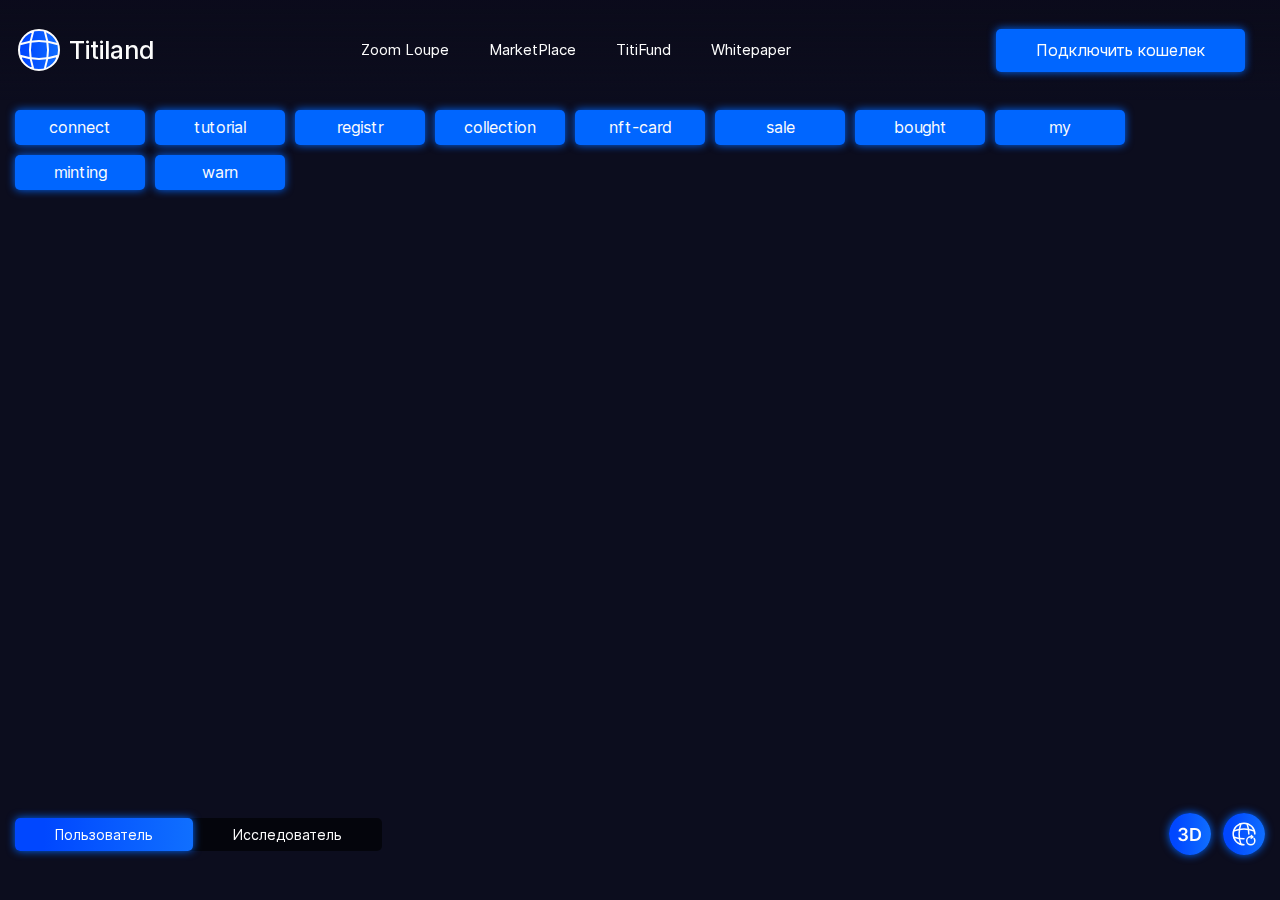
<file: index.html>
<!DOCTYPE html>
<html lang="ru">

<head>
   <meta charset="UTF-8">
   <meta http-equiv="X-UA-Compatible" content="IE=edge">
   <meta name="viewport" content="width=device-width, initial-scale=1.0">
   <title>Titiland</title>
   <link rel="stylesheet" href="css/style.css">
</head>

<body>
   <div class="wrapper overflow--hide">
      <header class="header">
         <div class="header__container">
            <a class="header__logo logo" href="#">
               <div class="logo__image">
                  <img src="img/logo.svg" alt="Лого">
               </div>
               <div class="logo__name">
                  Titiland
               </div>
            </a>
            <div class="header__menu menu">
               <a class="menu__item">Zoom Loupe</a>
               <a class="menu__item" href="#">MarketPlace</a>
               <a class="menu__item" href="titifund.html">TitiFund</a>
               <a class="menu__item" href="#">Whitepaper</a>
            </div>
           <div class="header__icons">
               <button class="header__button btn">
                  Подключить кошелек
               </button>
               <button class="header__login">
                  <img src="img/login.svg" alt="Login">
               </button>
           </div>
            <div class="header__icons dn">
               <a class="header__notification">
                  <img src="img/notification.svg" alt="">
                  <span>4</span>
               </a>
               <a href="profile.html" class="header__user">
                  <img src="img/user.svg" alt="">
               </a>
               <a class="header__wallet">
                  <img src="img/wallet.svg" alt="">
               </a>
            </div>
            <div class="burger">
               <span class="bar-top"></span>
               <span class="bar-mid"></span>
               <span class="bar-bot"></span>
            </div>
         </div>
      </header>
      <main class="main">
         <div class="main__container">
            <div class="wallet">
               <div class="wallet__body">
                  <div class="closebtn"></div>
                  <div class="wallet__title">Мой кошелек</div>
                  <div class="wallet__number">0xe1C...B3F5</div>
                  <div class="wallet__value">$0,00 USD</div>
                  <div class="wallet__button btn">Пополнить баланс</div>
                  <div class="wallet__button btn btn-grey">Выйти из кошелька</div>
               </div>
            </div>
            <div class="notification">
               <div class="notification__body">
                  <div class="closebtn"></div>
                  <div class="notification__title">Уведомления</div>
                  <div class="notification__items">
                     <div class="notification__null">
                        У вас нет<br> уведомлений
                     </div>
                     <div class="notification__item">
                        <div class="notification__name">
                           Запрос на покупку NFT
                        </div>
                        <div class="notification__description">
                           Вам поступило предложение о покупке NFT из вашей коллекции “Название NFT”.
                        </div>
                     </div>
                     <div class="notification__item">
                        <div class="notification__name">
                           Запрос отклонен
                        </div>
                        <div class="notification__description">
                           Владелец “Название NFT” отклонил предложение
                        </div>
                     </div>
                     <div class="notification__item">
                        <div class="notification__name">
                           Запрос отклонен
                        </div>
                        <div class="notification__description">
                           Владелец “Название NFT” отклонил предложение
                        </div>
                     </div>
                     <div class="notification__item">
                        <div class="notification__name">
                           Вы купили NFT
                        </div>
                        <div class="notification__description">
                           Поздравляем! Вы купили “Название NFT”.
                        </div>
                     </div>
                     <div class="notification__item">
                        <div class="notification__name">
                           Вы продали NFT
                        </div>
                        <div class="notification__description">
                           Поздравляем! Вы продали “Название NFT” за $100.
                        </div>
                     </div>
                  </div>
                  <div class="notification__button btn btn-grey">Посмотреть все</div>
               </div>
            </div>
            <span class="btns">
               <button class="btn connect">connect</button>
               <button class="btn tutor">tutorial</button>
               <button class="btn registr">registr</button>
               <button class="btn collect">collection</button>
               <button class="btn nft">nft-card</button>
               <button class="btn sale">sale</button>
               <button class="btn bought">bought</button>
               <button class="btn my">my</button>
               <button class="btn mint">minting</button>
               <button class="btn warn">warn</button>
            </span>
            <style>
               .btns .btn {
                  margin: 10px 10px 0 0;
                  padding: 8px 0;
                  text-align: center;
                  width: 130px;
               }

               .main__container span {
                  margin: 100px 0;
                  display: flex;
                  flex-wrap: wrap;
               }
            </style>
         </div>
         <div class="registration dn">
            <div class="registration__title">Добро пожаловать!</div>
            <input type="text" name="nick" class="registration__nick error" placeholder="Введите никнейм">
            <span class="error-text">Что-то не так</span>
            <input type="text" name="email" class="registration__email" placeholder="Введите электронную почту">
            <span class="error-text"></span>
            <button class="registration__button btn">Завершить регистрацию</button>
         </div>
         <div class="connection dn">
            <div class="closebtn"></div>
            <div class="connection__title">Подключите кошелек</div>
            <div class="connection__text">Для продолжения регистрации</div>
            <div class="connection__buttons">
               <button class="connection__btn">
                  <img src="img/connection/wallet.svg" alt="Wallet button">
                  Wallet Connect
               </button>
               <button class="connection__btn">
                  <img src="img/connection/coinbase.svg" alt="Coinbase button">
                  Coinbase
               </button>
               <button class="connection__btn">
                  <img src="img/connection/MetaMask.png" alt="MetaMask button">
                  Metamask
               </button>
            </div>
         </div>
         <div class="collection dn">
            <span class="closebtn"></span>
            <div class="collection__image bg-image">
               <img src="img/nft.png" alt="">
            </div>
            <div class="collection__name">
               Название коллекции
            </div>
            <div class="collection__info">
               Описание коллекции Описание коллекции Описание коллекции Описание коллекции
            </div>
            <div class="collection__stats stats-collection">
               <div class="stats-collection__count">
                  <div class="stats-collection__value">100000</div>
                  <div class="stats-collection__description">Всего NFT</div>
               </div>
               <div class="stats-collection__bought">
                  <div class="stats-collection__value">1000</div>
                  <div class="stats-collection__description">Куплено</div>
               </div>
               <div class="stats-collection__price">
                  <div class="stats-collection__value">$ 99</div>
                  <div class="stats-collection__description">Стоимость NFT</div>
               </div>
            </div>
            <div class="collection__button btn">Заминтить</div>
         </div>
         <div class="nft-card dn">
            <div class="closebtn"></div>
            <div class="nft-card__info">
               <div class="nft-card__status">Свободна</div>
               <div class="nft-card__name">Название NFT</div>
               <div class="nft-card__collection">Название коллекции</div>
               <div class="nft-card__price price-nft-card">
                  <div class="price-nft-card__item">
                     <div class="price-nft-card__value">$ 10</div>
                     <div class="price-nft-card__description">Стоимость NFT</div>
                  </div>
               </div>
               <div class="nft-card__button btn">Заминтить</div>
            </div>
            <div class="nft-card__image bg-image">
               <img src="img/nft.png" alt="">
            </div>
         </div>
         <div class="nft-card sale dn">
            <div class="closebtn"></div>
            <div class="nft-card__info">
               <div class="nft-card__status">На продаже</div>
               <div class="nft-card__name">Название NFT</div>
               <div class="nft-card__collection">Название коллекции</div>
               <div class="nft-card__price price-nft-card">
                  <div class="price-nft-card__item">
                     <div class="price-nft-card__value">$ 10</div>
                     <div class="price-nft-card__description">Стоимость NFT</div>
                  </div>
               </div>
               <div class="nft-card__button btn btn-grey">Перейти к покупке</div>
            </div>
            <div class="nft-card__image bg-image">
               <img src="img/nft.png" alt="">
            </div>
         </div>
         <div class="nft-card bought dn">
            <div class="closebtn"></div>
            <div class="nft-card__info">
               <div class="nft-card__status">Куплена</div>
               <div class="nft-card__name">Название NFT</div>
               <div class="nft-card__collection">Название коллекции</div>
               <div class="nft-card__button btn btn-grey">Запросить покупку</div>
               <div class="nft-card__button btn btn-grey">Запросить обмен</div>
            </div>
            <div class="nft-card__image bg-image">
               <img src="img/nft.png" alt="">
            </div>
         </div>
         <div class="nft-card my dn">
            <div class="closebtn"></div>
            <div class="nft-card__info">
               <div class="nft-card__status">Мой NFT</div>
               <div class="nft-card__name">Название NFT</div>
               <div class="nft-card__collection">Название коллекции</div>
               <div class="nft-card__price price-nft-card">
                  <div class="price-nft-card__item">
                     <div class="price-nft-card__value">$ 10</div>
                     <div class="price-nft-card__description">За сколько куплена</div>
                  </div>
                  <div class="price-nft-card__item">
                     <div class="price-nft-card__value">$ 15</div>
                     <div class="price-nft-card__description">Цена на рынке</div>
                  </div>
               </div>
               <div class="nft-card__button btn btn-grey">Перейти к продаже</div>
            </div>
            <div class="nft-card__image bg-image">
               <img src="img/nft.png" alt="">
            </div>
         </div>
         <div class="minting dn">
            <div class="closebtn"></div>
            <div class="minting__container">
               <div class="minting__title">
                  Минт NFT
               </div>
               <div class="minting__collection">
                  Коллекция “Еж и Кролик”
               </div>
               <div class="minting__count">
                  <div class="minting__description">Количество</div>
                  <div class="minus"></div>
                  <input type="number" class="minting__value" value="1" min="1" max="10">
                  <div class="plus active"></div>
               </div>
               <div class="minting__price">
                  <div class="minting__description">Cтоимость</div>
                  <div class="minting__value--cont">
                     <input type="number" class="minting__value" value="150" max="10000000" min="0">
                  </div>
               </div>
               <div class="minting__button btn">
                  Заминтить
               </div>
               <div class="minting__info">
                  Вы получите cлучайные NFT из этой коллекции
               </div>
            </div>
         </div>
         <div class="warning dn">
            <img src="img/warning.svg" alt="">
            <span>Что-то пошло не так</span>
         </div>
         <div class="tutorial dn">
            <div class="tutorial__container">
               <div class="tutorial__popup">
                  <div class="tutorial__header">
                     <div class="tutorial__name">Панель иконок</div>
                     <div class="tutorial__step">1/5</div>
                  </div>
                  <div class="tutorial__text">
                     Тут хранятся уведомления, кошелек, а также зайти в профиль, где отображены ваши NFT.
                  </div>
                  <div class="tutorial__button btn">
                     Далее
                  </div>
                  <span class="tutorial__arrow top-right"> <!-- top-left bottom-left bottom-right -->
                     <img src="img/tutorial-arrow.svg" alt="">
                  </span>
               </div>
            </div>
         </div>
      </main>
      <footer class="footer">
         <div class="footer__container">
            <div class="footer__switch">
               <div class="footer__user active">Пользователь</div>
               <div class="footer__explorer">Исследователь</div>
            </div>
            <div class="footer__buttons">
               <a class="footer__3d">
                  <img src="img/3d.svg" alt="">
               </a>
               <a class="footer__reset">
                  <img src="img/reset.svg" alt="">
               </a>
            </div>
         </div>
      </footer>
   </div>
</body>
<script src="js/script.js"></script>
<script src="js/open.js"></script>
<script src="js/minting.js"></script>

</html>
</file>
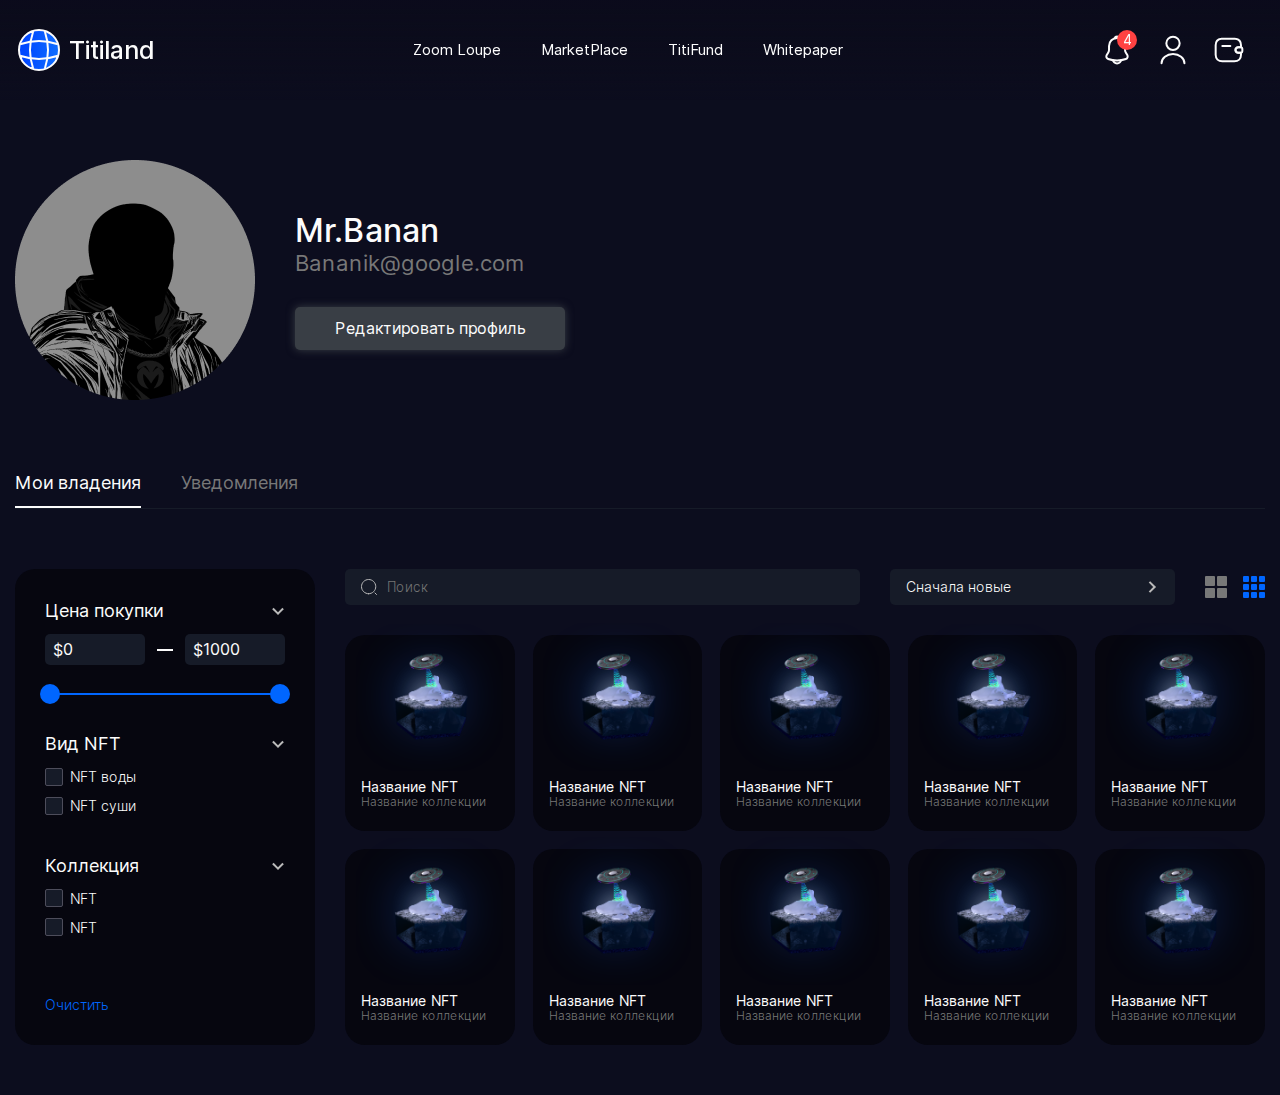
<file: profile.html>
<!DOCTYPE html>
<html lang="ru">

<head>
    <meta charset="UTF-8">
    <meta http-equiv="X-UA-Compatible" content="IE=edge">
    <meta name="viewport" content="width=device-width, initial-scale=1.0">
    <title>Titiland</title>
    <link rel="stylesheet" href="css/style.css">
</head>

<body class="tf">
    <div class="wrapper tf">
        <header class="header">
            <div class="header__container">
                <a class="header__logo logo" href="index.html">
                    <div class="logo__image">
                        <img src="img/logo.svg" alt="Лого">
                    </div>
                    <div class="logo__name">
                        Titiland
                    </div>
                </a>
                <div class="header__menu menu">
                    <a class="menu__item" href="#">Zoom Loupe</a>
                    <a class="menu__item" href="#">MarketPlace</a>
                    <a class="menu__item" href="titifund.html">TitiFund</a>
                    <a class="menu__item" href="#">Whitepaper</a>
                </div>
                <div class="header__icons">
                    <a class="header__notification">
                        <img src="img/notification.svg" alt="">
                        <span>4</span>
                    </a>
                    <a class="header__user">
                        <img src="img/user.svg" alt="">
                    </a>
                    <a class="header__wallet">
                        <img src="img/wallet.svg" alt="">
                    </a>
                </div>
                <div class="burger">
                    <span class="bar-top"></span>
                    <span class="bar-mid"></span>
                    <span class="bar-bot"></span>
                </div>
            </div>
        </header>
        <main class="main-profile">
            <div class="main-profile__container">
                <div class="wallet">
                    <div class="wallet__body  popup-for-landsacape">
                        <div class="closebtn"></div>
                        <div class="wallet__title">Мой кошелек</div>
                        <div class="wallet__number">0xe1C...B3F5</div>
                        <div class="wallet__value">$0,00 USD</div>
                        <div class="wallet__button btn">Пополнить баланс</div>
                        <div class="wallet__button btn btn-grey">Выйти из кошелька</div>
                    </div>
                </div>
                <div class="notification">
                    <div class="notification__body  popup-for-landsacape">
                        <div class="closebtn"></div>
                        <div class="notification__title">Уведомления</div>
                        <div class="notification__items">
                            <div class="notification__null">
                                У вас нет<br> уведомлений
                            </div>
                            <div class="notification__item">
                                <div class="notification__name">
                                    Запрос на покупку NFT
                                </div>
                                <div class="notification__description">
                                    Вам поступило предложение о покупке NFT из вашей коллекции “Название NFT”.
                                </div>
                            </div>
                            <div class="notification__item">
                                <div class="notification__name">
                                    Запрос отклонен
                                </div>
                                <div class="notification__description">
                                    Владелец “Название NFT” отклонил предложение
                                </div>
                            </div>
                            <div class="notification__item">
                                <div class="notification__name">
                                    Запрос отклонен
                                </div>
                                <div class="notification__description">
                                    Владелец “Название NFT” отклонил предложение
                                </div>
                            </div>
                            <div class="notification__item">
                                <div class="notification__name">
                                    Вы купили NFT
                                </div>
                                <div class="notification__description">
                                    Поздравляем! Вы купили “Название NFT”.
                                </div>
                            </div>
                            <div class="notification__item">
                                <div class="notification__name">
                                    Вы продали NFT
                                </div>
                                <div class="notification__description">
                                    Поздравляем! Вы продали “Название NFT” за $100.
                                </div>
                            </div>
                        </div>
                        <div class="notification__button btn btn-grey">Посмотреть все</div>
                    </div>
                </div>
                <div class="profile">
                    <div class="profile__image">
                        <img src="img/profile.png" alt="">
                    </div>
                    <div class="profile__info">
                        <div class="profile__name">
                            Mr.Banan
                        </div>
                        <div class="profile__email">
                            Bananik@google.com
                        </div>
                        <div class="profile__button btn btn-grey">
                            Редактировать профиль
                        </div>
                    </div>
                </div>
                <ul class="p-menu">
                    <li class="p-menu__item edit dn">Редактирование профиля</li>
                    <li class="p-menu__item invent active">Мои владения</li>
                    <li class="p-menu__item notif">Уведомления</li>
                </ul>
                <div class="content">
                    <div class="inventory">
                        <div class="filter__bg"></div>
                        <div class="inventory__filter filter">
                            <div class="filter__title">Фильтры</div>
                            <div class="closebtn"></div>
                            <div class="filter__price">
                                <div class="filter__btn active">
                                    <p>Цена покупки</p>
                                    <span></span>
                                </div>
                                <div class="filter__item active">
                                    <div class="filter__input">
                                        <div>
                                            <input type="number" min="0" max="1000" value="0"
                                                class="filter__price--min">
                                        </div>
                                        <span class="input-line"></span>
                                        <div>
                                            <input type="number" min="0" max="1000" value="1000"
                                                class="filter__price--max">
                                        </div>
                                    </div>
                                    <div class="filter__slider">
                                        <div class="filter__slider-progress">
                                        </div>
                                        <div class="filter__slider--range">
                                            <input type="range" class="max-value" step="0.1" value="0" min="0"
                                                max="1000">
                                            <input type="range" class="min-value" step="0.1" value="1000" min="0"
                                                max="1000">
                                        </div>
                                    </div>
                                </div>
                            </div>
                            <div class="filter__type-nft">
                                <div class="filter__btn active">
                                    <p>Вид NFT</p>
                                    <span></span>
                                </div>
                                <div class="filter__item active">
                                    <div class="filter__checkbox">
                                        <div class="checkbox-item">
                                            <input type="checkbox" name="type-nft" id="water">
                                            <label for="water">NFT воды</label>
                                        </div>
                                        <div class="checkbox-item">
                                            <input type="checkbox" name="type-nft" id="land">
                                            <label for="land">NFT суши</label>
                                        </div>
                                    </div>
                                </div>
                            </div>
                            <div class="filter__collection">
                                <div class="filter__btn active">
                                    <p>Коллекция</p>
                                    <span></span>
                                </div>
                                <div class="filter__item active">
                                    <div class="filter__checkbox">
                                        <div class="checkbox-item">
                                            <input type="checkbox" name="collection" id="collection1">
                                            <label for="collection1">NFT</label>
                                        </div>
                                        <div class="checkbox-item">
                                            <input type="checkbox" name="collection" id="collection2">
                                            <label for="collection2">NFT</label>
                                        </div>
                                    </div>
                                </div>
                            </div>
                            <div class="filter__clear"><span>Очистить</span></div>

                        </div>
                        <div class="inventory__sort sort">
                            <div class="sort__search">
                                <span>
                                    <img src="img/search.svg" alt="">
                                </span>
                                <input type="text" class="input__search" placeholder="Поиск">
                            </div>
                            <div class="sort__by by-sort">
                                <div class="by-sort__main">Сначала новые</div>
                                <span></span>
                                <div class="by-sort__menu">
                                    <div class="by-sort__item active">Сначала новые</div>
                                    <div class="by-sort__item">Сначала старые</div>
                                    <div class="by-sort__item">Сначала дешевые</div>
                                    <div class="by-sort__item">Сначала дорогие</div>
                                </div>
                            </div>
                            <div class="sort__filter">Фильтр</div>
                            <div class="sort__size">
                                <div class="sort__size-big ">
                                    <div></div>
                                    <div></div>
                                    <div></div>
                                    <div></div>
                                </div>
                                <div class="sort__size-small active">
                                    <div></div>
                                    <div></div>
                                    <div></div>
                                    <div></div>
                                    <div></div>
                                    <div></div>
                                    <div></div>
                                    <div></div>
                                    <div></div>
                                </div>

                            </div>
                        </div>
                        <div class="inventory__items items-small">
                            <div class="inventory__item item-inventory">
                                <div class="item-inventory__image bg-image">
                                    <img src="img/nft.png" alt="">
                                </div>
                                <div class="item-inventory__name">
                                    Название NFT
                                </div>
                                <div class="item-inventory__collection">
                                    Название коллекции
                                </div>
                                <div class="item-inventory__price">
                                    <div class="item-inventory__bought">
                                        <div class="item-inventory__value">$ 10</div>
                                        <div class="item-inventory__discription">За сколько куплена</div>
                                    </div>
                                    <div class="item-inventory__now">
                                        <div class="item-inventory__value">$ 15</div>
                                        <div class="item-inventory__discription">Цена на рынке</div>
                                    </div>
                                </div>
                                <div class="item-inventory__button btn btn-grey">Перейти к продаже</div>
                            </div>
                            <div class="inventory__item item-inventory">
                                <div class="item-inventory__image bg-image">
                                    <img src="img/nft.png" alt="">
                                </div>
                                <div class="item-inventory__name">
                                    Название NFT
                                </div>
                                <div class="item-inventory__collection">
                                    Название коллекции
                                </div>
                                <div class="item-inventory__price">
                                    <div class="item-inventory__bought">
                                        <div class="item-inventory__value">$ 10</div>
                                        <div class="item-inventory__discription">За сколько куплена</div>
                                    </div>
                                    <div class="item-inventory__now">
                                        <div class="item-inventory__value">$ 15</div>
                                        <div class="item-inventory__discription">Цена на рынке</div>
                                    </div>
                                </div>
                                <div class="item-inventory__button btn btn-grey">Перейти к продаже</div>
                            </div>
                            <div class="inventory__item item-inventory">
                                <div class="item-inventory__image bg-image">
                                    <img src="img/nft.png" alt="">
                                </div>
                                <div class="item-inventory__name">
                                    Название NFT
                                </div>
                                <div class="item-inventory__collection">
                                    Название коллекции
                                </div>
                                <div class="item-inventory__price">
                                    <div class="item-inventory__bought">
                                        <div class="item-inventory__value">$ 10</div>
                                        <div class="item-inventory__discription">За сколько куплена</div>
                                    </div>
                                    <div class="item-inventory__now">
                                        <div class="item-inventory__value">$ 15</div>
                                        <div class="item-inventory__discription">Цена на рынке</div>
                                    </div>
                                </div>
                                <div class="item-inventory__button btn btn-grey">Перейти к продаже</div>
                            </div>
                            <div class="inventory__item item-inventory">
                                <div class="item-inventory__image bg-image">
                                    <img src="img/nft.png" alt="">
                                </div>
                                <div class="item-inventory__name">
                                    Название NFT
                                </div>
                                <div class="item-inventory__collection">
                                    Название коллекции
                                </div>
                                <div class="item-inventory__price">
                                    <div class="item-inventory__bought">
                                        <div class="item-inventory__value">$ 10</div>
                                        <div class="item-inventory__discription">За сколько куплена</div>
                                    </div>
                                    <div class="item-inventory__now">
                                        <div class="item-inventory__value">$ 15</div>
                                        <div class="item-inventory__discription">Цена на рынке</div>
                                    </div>
                                </div>
                                <div class="item-inventory__button btn btn-grey">Перейти к продаже</div>
                            </div>
                            <div class="inventory__item item-inventory">
                                <div class="item-inventory__image bg-image">
                                    <img src="img/nft.png" alt="">
                                </div>
                                <div class="item-inventory__name">
                                    Название NFT
                                </div>
                                <div class="item-inventory__collection">
                                    Название коллекции
                                </div>
                                <div class="item-inventory__price">
                                    <div class="item-inventory__bought">
                                        <div class="item-inventory__value">$ 10</div>
                                        <div class="item-inventory__discription">За сколько куплена</div>
                                    </div>
                                    <div class="item-inventory__now">
                                        <div class="item-inventory__value">$ 15</div>
                                        <div class="item-inventory__discription">Цена на рынке</div>
                                    </div>
                                </div>
                                <div class="item-inventory__button btn btn-grey">Перейти к продаже</div>
                            </div>
                            <div class="inventory__item item-inventory">
                                <div class="item-inventory__image bg-image">
                                    <img src="img/nft.png" alt="">
                                </div>
                                <div class="item-inventory__name">
                                    Название NFT
                                </div>
                                <div class="item-inventory__collection">
                                    Название коллекции
                                </div>
                                <div class="item-inventory__price">
                                    <div class="item-inventory__bought">
                                        <div class="item-inventory__value">$ 10</div>
                                        <div class="item-inventory__discription">За сколько куплена</div>
                                    </div>
                                    <div class="item-inventory__now">
                                        <div class="item-inventory__value">$ 15</div>
                                        <div class="item-inventory__discription">Цена на рынке</div>
                                    </div>
                                </div>
                                <div class="item-inventory__button btn btn-grey">Перейти к продаже</div>
                            </div>
                            <div class="inventory__item item-inventory">
                                <div class="item-inventory__image bg-image">
                                    <img src="img/nft.png" alt="">
                                </div>
                                <div class="item-inventory__name">
                                    Название NFT
                                </div>
                                <div class="item-inventory__collection">
                                    Название коллекции
                                </div>
                                <div class="item-inventory__price">
                                    <div class="item-inventory__bought">
                                        <div class="item-inventory__value">$ 10</div>
                                        <div class="item-inventory__discription">За сколько куплена</div>
                                    </div>
                                    <div class="item-inventory__now">
                                        <div class="item-inventory__value">$ 15</div>
                                        <div class="item-inventory__discription">Цена на рынке</div>
                                    </div>
                                </div>
                                <div class="item-inventory__button btn btn-grey">Перейти к продаже</div>
                            </div>
                            <div class="inventory__item item-inventory">
                                <div class="item-inventory__image bg-image">
                                    <img src="img/nft.png" alt="">
                                </div>
                                <div class="item-inventory__name">
                                    Название NFT
                                </div>
                                <div class="item-inventory__collection">
                                    Название коллекции
                                </div>
                                <div class="item-inventory__price">
                                    <div class="item-inventory__bought">
                                        <div class="item-inventory__value">$ 10</div>
                                        <div class="item-inventory__discription">За сколько куплена</div>
                                    </div>
                                    <div class="item-inventory__now">
                                        <div class="item-inventory__value">$ 15</div>
                                        <div class="item-inventory__discription">Цена на рынке</div>
                                    </div>
                                </div>
                                <div class="item-inventory__button btn btn-grey">Перейти к продаже</div>
                            </div>
                            <div class="inventory__item item-inventory">
                                <div class="item-inventory__image bg-image">
                                    <img src="img/nft.png" alt="">
                                </div>
                                <div class="item-inventory__name">
                                    Название NFT
                                </div>
                                <div class="item-inventory__collection">
                                    Название коллекции
                                </div>
                                <div class="item-inventory__price">
                                    <div class="item-inventory__bought">
                                        <div class="item-inventory__value">$ 10</div>
                                        <div class="item-inventory__discription">За сколько куплена</div>
                                    </div>
                                    <div class="item-inventory__now">
                                        <div class="item-inventory__value">$ 15</div>
                                        <div class="item-inventory__discription">Цена на рынке</div>
                                    </div>
                                </div>
                                <div class="item-inventory__button btn btn-grey">Перейти к продаже</div>
                            </div>
                            <div class="inventory__item item-inventory">
                                <div class="item-inventory__image bg-image">
                                    <img src="img/nft.png" alt="">
                                </div>
                                <div class="item-inventory__name">
                                    Название NFT
                                </div>
                                <div class="item-inventory__collection">
                                    Название коллекции
                                </div>
                                <div class="item-inventory__price">
                                    <div class="item-inventory__bought">
                                        <div class="item-inventory__value">$ 10</div>
                                        <div class="item-inventory__discription">За сколько куплена</div>
                                    </div>
                                    <div class="item-inventory__now">
                                        <div class="item-inventory__value">$ 15</div>
                                        <div class="item-inventory__discription">Цена на рынке</div>
                                    </div>
                                </div>
                                <div class="item-inventory__button btn btn-grey">Перейти к продаже</div>
                            </div>
                        </div>
                    </div>
                    <div class="p-notification dn">
                        <div class="p-notification__input filter__checkbox">
                            <input type="checkbox" id="access">
                            <label for="access">
                                Разрешить уведомления
                            </label>
                        </div>
                        <div class="p-notification__input filter__checkbox">
                            <input type="checkbox" id="sound">
                            <label for="sound">
                                Получать уведомления со звуком
                            </label>
                        </div>
                        <div class="p-notification__input filter__checkbox">
                            <input type="checkbox" id="noname">
                            <label for="noname">
                                Получать уведомления со звуком
                            </label>
                        </div>
                    </div>
                    <div class="editing dn">
                        <div class="editing__input">
                            <label for="p-name">
                                Никнейм
                            </label>
                            <div class="input-edit"><input type="text" id="p-name"></div>
                        </div>
                        <div class="editing__input">
                            <label for="p-email">
                                Электронная почта
                            </label>
                            <div class="input-edit"><input type="text" id="p-email"></div>
                        </div>
                        <div class="editing__buttons">
                            <div class="editing__button--save btn">Сохранить</div>
                            <div class="editing__button--clear btn btn-grey">Отменить</div>
                        </div>
                    </div>
                </div>
            </div>
        </main>
    </div>
</body>
<script src="js/script.js"></script>
<script src="js/profile.js"></script>

</html>
</file>
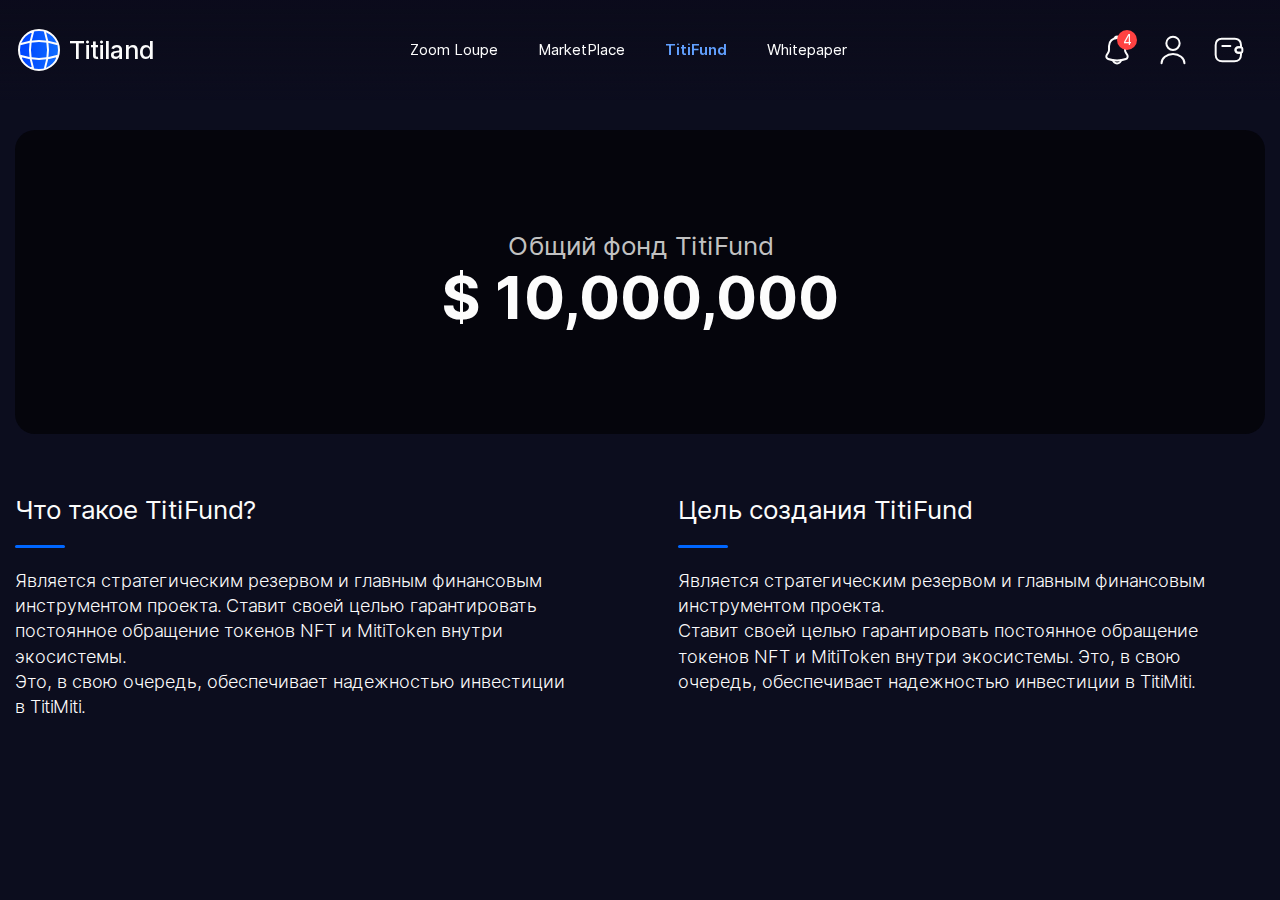
<file: titifund.html>
<!DOCTYPE html>
<html lang="ru">

<head>
   <meta charset="UTF-8">
   <meta http-equiv="X-UA-Compatible" content="IE=edge">
   <meta name="viewport" content="width=device-width, initial-scale=1.0">
   <title>Titiland</title>
   <link rel="stylesheet" href="css/style.css">
</head>

<body class="tf">
   <div class="wrapper tf overflow--hide">
      <header class="header">
         <div class="header__container">
            <a class="header__logo logo" href="index.html">
               <div class="logo__image">
                  <img src="img/logo.svg" alt="Лого">
               </div>
               <div class="logo__name">
                  Titiland
               </div>
            </a>
            <div class="header__menu menu">
               <a class="menu__item" href="#">Zoom Loupe</a>
               <a class="menu__item" href="#">MarketPlace</a>
               <a class="menu__item active">TitiFund</a>
               <a class="menu__item" href="#">Whitepaper</a>
            </div>
            <button class="header__button btn" style="display: none;">
               Подключить кошелек
            </button>
            <div class="header__icons">
               <a class="header__notification">
                  <img src="img/notification.svg" alt="">
                  <span>4</span>
               </a>
               <a class="header__user" href="profile.html">
                  <img src="img/user.svg" alt="">
               </a>
               <a class="header__wallet">
                  <img src="img/wallet.svg" alt="">
               </a>
            </div>
            <div class="burger">
               <span class="bar-top"></span>
               <span class="bar-mid"></span>
               <span class="bar-bot"></span>
            </div>
         </div>
      </header>
      <main class="titifund">
         <div class="titifund__container">
            <div class="wallet">
               <div class="wallet__body">
                  <div class="closebtn"></div>
                  <div class="wallet__title">Мой кошелек</div>
                  <div class="wallet__number">0xe1C...B3F5</div>
                  <div class="wallet__value">$0,00 USD</div>
                  <div class="wallet__button btn">Пополнить баланс</div>
                  <div class="wallet__button btn btn-grey">Выйти из кошелька</div>
               </div>
            </div>
            <div class="notification">
               <div class="notification__body">
                  <div class="closebtn"></div>
                  <div class="notification__title">Уведомления</div>
                  <div class="notification__items">
                     <div class="notification__null">
                        У вас нет<br> уведомлений
                     </div>
                     <div class="notification__item">
                        <div class="notification__name">
                           Запрос на покупку NFT
                        </div>
                        <div class="notification__description">
                           Вам поступило предложение о покупке NFT из вашей коллекции “Название NFT”.
                        </div>
                     </div>
                     <div class="notification__item">
                        <div class="notification__name">
                           Запрос отклонен
                        </div>
                        <div class="notification__description">
                           Владелец “Название NFT” отклонил предложение
                        </div>
                     </div>
                     <div class="notification__item">
                        <div class="notification__name">
                           Запрос отклонен
                        </div>
                        <div class="notification__description">
                           Владелец “Название NFT” отклонил предложение
                        </div>
                     </div>
                     <div class="notification__item">
                        <div class="notification__name">
                           Вы купили NFT
                        </div>
                        <div class="notification__description">
                           Поздравляем! Вы купили “Название NFT”.
                        </div>
                     </div>
                     <div class="notification__item">
                        <div class="notification__name">
                           Вы продали NFT
                        </div>
                        <div class="notification__description">
                           Поздравляем! Вы продали “Название NFT” за $100.
                        </div>
                     </div>
                  </div>
                  <div class="notification__button btn btn-grey">Посмотреть все</div>
               </div>
            </div>
            <div class="titifund__fund">
               <div class="titifund__text">Общий фонд TitiFund</div>
               <div class="titifund__value">$ 10,000,000</div>
            </div>
            <div class="titifund__information information-titifund">
               <div class="information-titifund__item">
                  <div class="information-titifund__title">
                     Что такое TitiFund?
                  </div>
                  <div class="information-titifund__line"></div>
                  <div class="information-titifund__text">
                     <p>
                        Является стратегическим резервом и главным финансовым инструментом проекта.
                        Ставит своей целью гарантировать постоянное обращение токенов NFT и MitiToken внутри экосистемы.
                     </p>
                     <p>
                        Это, в свою очередь, обеспечивает надежностью инвестиции в TitiMiti.
                     </p>
                  </div>
               </div>
               <div class="information-titifund__item">
                  <div class="information-titifund__title">
                     Цель создания TitiFund
                  </div>
                  <div class="information-titifund__line"></div>
                  <div class="information-titifund__text">
                     <p>
                        Является стратегическим резервом и главным финансовым инструментом проекта.
                     </p>
                     <p>
                        Ставит своей целью гарантировать постоянное обращение токенов NFT и MitiToken внутри экосистемы.
                        Это, в свою очередь, обеспечивает надежностью инвестиции в TitiMiti.
                     </p>
                  </div>

               </div>
            </div>
         </div>
      </main>
   </div>
</body>
<script src="js/script.js"></script>

</html>
</file>
<file: css/style.css>
@charset "UTF-8";

/*/////////////////////////////// Шрифты ///////////////////////////////*/
@font-face {
  font-family: "Inter";
  font-style: normal;
  font-weight: 400;
  font-display: swap;
  src: url("../fonts/Inter-Light.woff2") format("woff2"), url("../fonts/Inter-Light.woff") format("woff");
}

@font-face {
  font-family: "Inter";
  font-style: normal;
  font-weight: 500;
  font-display: swap;
  src: url("../fonts/Inter-Regular.woff2") format("woff2"), url("../fonts/Inter-Regular.woff") format("woff");
}

@font-face {
  font-family: "Inter";
  font-style: normal;
  font-weight: 600;
  font-display: swap;
  src: url("../fonts/Inter-Medium.woff2") format("woff2"), url("../fonts/Inter-Medium.woff") format("woff");
}

@font-face {
  font-family: "Inter";
  font-style: normal;
  font-weight: 700;
  font-display: swap;
  src: url("../fonts/Inter-SemiBold.woff2") format("woff2"), url("../fonts/Inter-SemiBold.woff") format("woff");
}

@font-face {
  font-family: "Inter";
  font-style: normal;
  font-weight: 800;
  font-display: swap;
  src: url("../fonts/Inter-Bold.woff2") format("woff2"), url("../fonts/Inter-Bold.woff") format("woff");
}

@font-face {
  font-family: "Inter";
  font-style: normal;
  font-weight: 900;
  font-display: swap;
  src: url("../fonts/Inter-ExtraBold.woff2") format("woff2"), url("../fonts/Inter-ExtraBold.woff") format("woff");
}

/*/////////////////////////////// Шрифты ///////////////////////////////*/
/*
//
*/
/*/////////////////////////////// Обнуление ///////////////////////////////*/
* {
  padding: 0;
  margin: 0;
  border: 0;
}

*,
*:before,
*:after {
  -moz-box-sizing: border-box;
  -webkit-box-sizing: border-box;
  box-sizing: border-box;
}

:focus,
:active {
  outline: none;
}

nav,
footer,
header,
aside {
  display: block;
}

html,
body {
  height: 100%;
  width: 100%;
  font-size: 100%;
  line-height: 1;
  font-size: 14px;
  overscroll-behavior: none;
  -ms-text-size-adjust: 100%;
  -moz-text-size-adjust: 100%;
  -webkit-text-size-adjust: 100%;
  font-family: "Inter", sans-serif;
  background-color: #0c0d1e;
  color: #fcfcfc;
}

input,
button,
textarea {
  font-family: inherit;
}

input::-ms-clear {
  display: none;
}

button {
  cursor: pointer;
}

button::-moz-focus-inner {
  padding: 0;
  border: 0;
}

a,
a:visited,
a:hover {
  text-decoration: none;
  color: unset;
  cursor: pointer;
}

a:focus,
a:active {
  outline: none;
  color: unset;
}

a,
label {
  -webkit-tap-highlight-color: transparent;
}

ul li {
  list-style: none;
}

img {
  vertical-align: top;
}

h1,
h2,
h3,
h4,
h5,
h6 {
  font-size: inherit;
  font-weight: inherit;
}

img,
video {
  pointer-events: none;
  -moz-user-select: none;
  -webkit-user-select: none;
  -ms-user-select: none;
  user-select: none;
}

/*/////////////////////////////// Обнуление ///////////////////////////////*/
/*
//
*/
/*///////////////////////// Бургер /////////////////////////*/
.burger {
  display: none;
  background: transparent;
  border: 1px solid transparent;
  margin: 0 0 0 20px;
  position: relative;
  z-index: 3;
}

.burger:focus {
  outline-width: 0;
}

.burger [class*="bar-"] {
  background: #fff;
  display: block;
  -webkit-transform: rotate(0deg);
  transform: rotate(0deg);
  -webkit-transition: 0.4s ease transform;
  transition: 0.4s ease transform;

  border-radius: 8px;
  height: 2px;
  width: 33px;
  margin-bottom: 6px;
}

.burger .bar-bot {
  margin-bottom: 0;
}

.opened .bar-top {
  -webkit-transform: rotate(45deg);
  transform: rotate(45deg);
  -webkit-transform-origin: 15% 15%;
  transform-origin: 15% 15%;
}

.opened .bar-mid {
  opacity: 0;
}

.opened .bar-bot {
  -webkit-transform: rotate(45deg);
  transform: rotate(-45deg);
  -webkit-transform-origin: 15% 95%;
  transform-origin: 15% 95%;
}

/*///////////////////////// Бургер /////////////////////////*/
/*
//
*/
/*///////////////////////// Основные /////////////////////////*/
[class *="__container"] {
  max-width: 1430px;
  padding: 0 15px;
  margin: 0 auto;
}

.btn {
  cursor: pointer;
  padding: 12px 40px;
  text-align: center;

  background: #0066FF;
  box-shadow: 0px 0px 8px #0066FF;
  color: #fcfcfc;
  border-radius: 5px;

  font-weight: 500;
  font-size: 16px;
  line-height: calc(19/16);
  white-space: nowrap;
}

.btn:hover {
  background: #1672fc;
  box-shadow: 0px 0px 8px #1672fc;
}

.btn-grey {
  background: #393E45;
  box-shadow: 0px 0px 8px #393E45;
}

.btn-grey:hover {
  background: #46494e;
  box-shadow: 0px 0px 8px #46494e;
}

.closebtn {
  position: absolute;
  top: 30px;
  right: 30px;
  width: 25px;
  height: 25px;
  cursor: pointer;
}

.closebtn::after,
.closebtn::before {
  content: "";
  position: absolute;
  height: 1px;
  width: 34px;
  background-color: #BABABA;
}

.closebtn::after {
  top: 50%;
  left: 50%;
  transform: translate(-50%, -50%) rotate(45deg);
}

.closebtn::before {
  bottom: 50%;
  left: 50%;
  transform: translate(-50%, -50%) rotate(-45deg);
}

.warning {
  display: flex;
  padding: 10px 30px;
  gap: 10px;
  background: #CC2B2B;
  box-shadow: 0px 0px 2px rgba(255, 0, 0, 0.8);
  border-radius: 5px;
  position: absolute;
  top: 130px;
  left: 50%;
  transform: translateX(-50%);
  white-space: nowrap;
  align-items: center;
  font-weight: 500;
  font-size: 18px;
  line-height: calc(22/18);
  color: #FFFFFF;
}

.wrapper {
  min-height: 100%;
  margin-left: calc(100vw - 100%);
}

.main {
  width: 100vw;
  height: 100vh;
  overflow: hidden;
  position: relative;
}

.main__container {
  width: 100%;
  height: 100%;
  position: relative;
  overflow: hidden;
}

.overflow--hide {
  overflow: hidden;
}

/*///////////////////////// Основные /////////////////////////*/
/*
//
*/
/*///////////////////////// Хедр /////////////////////////*/
.header {
  padding-right: calc(20px - (100vw - 100%));
  position: fixed;
  z-index: 5;
  top: 0;
  left: 0;
  height: 100px;
  width: 100%;
  background: linear-gradient(180deg, rgba(11, 11, 26, 0.7) 8%, rgba(11, 11, 26, 0.48) 46.33%, rgba(14, 14, 14, 0) 100%);
}

.header__container {
  display: flex;
  height: 100%;
  width: 100%;
  align-items: center;
}

.header__logo {
  position: relative;
  z-index: 3;
}

.logo {
  display: flex;
  align-items: center;
}

.logo__image {}

.logo__image img {}

.logo__name {
  font-weight: 600;
  font-size: 25px;
  line-height: 30px;
  margin: 0 0 0 6px;
}

.header__menu {
  flex: 1 1 auto;
}

.menu {
  padding: 0 40px;
  display: flex;
  justify-content: center;
  gap: 40px;
}

.menu__item {
  font-weight: 500;
  font-size: 15px;
  line-height: calc(18/15);
  white-space: nowrap;
  transition: all 0.2s ease;
}

.menu__item.active {
  font-weight: 700;
  color: #61A0FF;
}

.menu__item:not(.active):hover {
  color: #98C1FF;
  transform: scale(1.05);
}

.header__button {
  position: relative;
  z-index: 3;
}

.header__icons {
  position: relative;
  z-index: 3;
  display: flex;
  gap: 24px;
}

.header__login {
  display: none;
  background: none;
  border: 0;
}

.header__notification {
  position: relative;
}

.header__notification span {
  pointer-events: none;
  font-weight: 500;
  font-size: 14px;
  display: flex;
  align-items: center;
  justify-content: center;
  width: 20px;
  height: 20px;

  background: #FF4242;
  border-radius: 50%;
  position: absolute;
  top: -4px;
  right: -4px;
}

.header__icons a {
  cursor: pointer;
}

@media screen and (max-width:550px) {
  .header__login {
    display: block;
  }
  .header__button {
    display: none;
  }
}

@media screen and (max-width:425px) {
  .logo__name {
    display: none;
  }

  .btn {
    font-size: 14px;
  }
}

@media screen and (max-width:300px) {
  .header__icons {
    gap: 14px;
  }

  .header__icons a {
    width: 28px;
  }

  .header__icons img {
    width: 100%;
  }
}

/*///////////////////////// Основные /////////////////////////*/
/*
//
*/
/*///////////////////////// Меню на мобилке /////////////////////////*/
@media screen and (max-width: 950px) {
  .menu {
    gap: 25px;
  }
}

@media screen and (max-width: 900px) {
  .burger {
    display: block;
  }

  .header__icons {
    flex: 1 1 auto;
    justify-content: end;
  }

  .menu {
    padding: 120px 0;
    position: absolute;
    left: 0;
    top: 0;
    width: 100%;
    height: auto;
    flex-direction: column;
    align-items: center;
    opacity: 0;
    overflow: auto;

    background: rgba(5, 5, 12, 1);

    transition: transform 0.6s ease, opacity 0.6s ease;
    transform: translate(0, -100%);
  }

  .menu__item {
    font-size: 20px;
  }

  .header.opened .menu {
    opacity: 1;
    transform: translate(0);
  }
}

/*///////////////////////// Меню на мобилке /////////////////////////*/
/*
//
*/
/*///////////////////////// Меню на мобилке /////////////////////////*/
/*
//
*/
/*///////////////////////// Футер /////////////////////////*/
.footer {
  padding: 45px 0;
  position: fixed;
  bottom: 0;
  left: 0;
  width: 100%;
  margin-left: calc(100vw - 100%);
}

.footer__container {
  display: flex;
  justify-content: space-between;
  align-items: center;
}

.footer__switch {
  display: flex;
  background: rgba(0, 0, 0, 0.6);
  border-radius: 5px;

  font-weight: 500;
  font-size: 14px;
  line-height: calc(17/14);
}

.footer__user,
.footer__explorer {
  cursor: pointer;
  padding: 8px 40px;
}

.footer__switch .active {
  background: linear-gradient(92.61deg, #0047FF 16.48%, #1070FF 100.86%);
  box-shadow: 0px 0px 8px #0066FF;
  border-radius: 5px;
}

.footer__buttons {
  display: flex;
  gap: 12px;
}

.footer__buttons a {
  cursor: pointer;
  width: 42px;
  height: 42px;

  display: flex;
  align-items: center;
  justify-content: center;

  background: linear-gradient(92.61deg, #0047FF 16.48%, #1070FF 100.86%);
  box-shadow: 0px 0px 8px #0066FF;
  border-radius: 50%;
}

.footer__buttons a:hover {
  background: #1672fc;
  box-shadow: 0px 0px 8px #1672fc;
}

@media screen and (max-width: 768px) {
  .footer {
    padding: 25px 0;
  }
}

@media screen and (max-width: 525px) {

  .footer__user,
  .footer__explorer {
    cursor: pointer;
    padding: 8px 20px;
  }

  .footer__container {
    justify-content: center;
    flex-direction: column-reverse;
    gap: 20px;
  }
}

@media screen and (max-width: 325px) {

  .footer__user,
  .footer__explorer {
    cursor: pointer;
    padding: 8px 0px;
    text-align: center;
    flex: 0 0 50%;
  }

  .footer__switch {
    width: 100%;
  }

  @media (max-width: 260px) {
    .footer__user,
    .footer__explorer {
      font-size: 10px;
    }
  }
}

/*///////////////////////// Футер /////////////////////////*/
/*
//
*/
/*///////////////////////// Регистрация /////////////////////////*/
.registration {
  position: absolute;
  z-index: 5;
  top: 50%;
  left: 50%;
  transform: translate(-50%, -50%);

  width: min(570px, 90%);
  padding: 80px 16px;

  display: flex;
  flex-direction: column;
  align-items: center;

  background: rgba(5, 5, 12, 0.98);
  border-radius: 20px;
}

.registration__title {
  font-weight: 500;
  font-size: 26px;
  line-height: clac(31/26);
  margin: 0 0 24px 0;
}

.registration input {
  margin: 12px 0 0 0;
  font-weight: 400;
  font-size: 16px;
  line-height: calc(19/16);
  color: #BABABA;

  padding: 12px 0 12px 20px;
  background: #161B28;
  border: 1px solid transparent;
  border-radius: 5px;
  transition: all 0.3s ease;
}
.registration input:focus {
  border: 1px solid #0066FF;
  color: #fcfcfc;
}
.registration input.error {
  border: 1px solid #CC2B2B;
}
.error-text {
  display: none;
  max-width: 330px;
  width: 100%;
  margin: 4px auto 0 auto;
  align-self: start;
  margin-top: 6px;
  color: #CC2B2B;
  font-size: 14px;
  line-height: 17px;
}
.registration input.error + span {
  display: block;
}

.registration__button {
  margin: 24px 0 0 0;
  padding: 12px 0;

  text-align: center;
}

.registration__button,
.registration input {
  max-width: 330px;
  width: 100%;
}

@media screen and (max-width: 550px) {
  .registration {
    padding: 60px 16px;
  }

  .registration__title {
    font-size: 20px;
  }

  .registration__button,
  .registration input {
    font-size: 14px;
    padding: 10px;
  }
}

/*///////////////////////// Регистрация /////////////////////////*/
/*
//
*/
/*///////////////////////// Подключение /////////////////////////*/
.connection{
  position: absolute;
  z-index: 5;
  top: 50%;
  left: 50%;
  transform: translate(-50%, -50%);

  width: min(570px, 90%);
  padding: 60px 16px;

  display: flex;
  flex-direction: column;
  align-items: center;

  background: rgba(5, 5, 12, 0.98);
  border-radius: 20px;
}

.connection__title {
  font-weight: 500;
  font-size: 26px;
  line-height: clac(31/26);
  margin: 0 0 4px 0;
}

.connection__text {
  font-weight: 500;
  font-size: 18px;
  line-height: calc(22/18);
  color: #787878;
}

.connection__buttons {
  margin: 28px 0 0 0;
  width: 100%;
  max-width: 330px;
}

.connection__btn {
  padding: 8px 20px;
  background: #161B28;
  border-radius: 5px;
  display: flex;
  align-items: center;
  gap: 12px;
  width: 100%;
  margin: 0 0 12px 0;

  font-size: 16px;
  line-height: 19px;
  color: #FCFCFC;
}

.connection__btn:hover {
  background: #161b28a9;
}

@media screen and (max-width: 550px) {
  .connection {
    padding: 60px 16px;
  }

  .connection__title {
    font-size: 20px;
  }

  .connection__text {
    font-size: 14px;
  }
}
/*///////////////////////// Подключение /////////////////////////*/
/*
//
*/
/*///////////////////////// Tutorial /////////////////////////*/
.tutorial {
  position: absolute;
  top: 0;
  left: 0;
  width: 100%;
  height: 100%;
  background: rgba(22, 27, 40, 0.7);

  z-index: 16;
}

.tutorial__container {
  position: relative;
  height: 100%;
  width: 100%;
}

.tutorial__popup {
  margin: 0 20px;
  position: absolute;
  background: rgba(5, 5, 12, 0.98);
  border-radius: 20px;
  padding: 30px;
  max-width: 480px;
  top: 120px;
  right: 0;
}

.tutorial__header {
  display: flex;
  align-items: center;
  justify-content: space-between;
  gap: 15px;
}

.tutorial__name {
  font-weight: 600;
  font-size: 22px;
  line-height: calc(27/22);
}

.tutorial__step {
  font-weight: 600;
  font-size: 22px;
  line-height: calc(27/22);

  color: #0066FF;
}

.tutorial__text {
  font-size: 18px;
  line-height: calc(22/18);
  color: #787878;
  margin: 6px 0 0 0;
  max-width: calc(100% - 50px);
}

.tutorial__button {
  margin: 28px 0 0 0;
}

.tutorial__arrow {
  position: absolute;
  width: 39px;
  height: 45px;
}
.tutorial__arrow.top-left {
  top: -26px;
  left: 35px;
}
.tutorial__arrow.top-right {
  top: -26px;
  right: 35px;
}
.tutorial__arrow.bottom-left {
  bottom: -26px;
  left: 35px;
}
.tutorial__arrow.bottom-right {
  bottom: -26px;
  right: 35px;
}

.tutorial__arrow img {
  width: 100%;
  object-fit: contain;
}
/*///////////////////////// Tutorial /////////////////////////*/
/*
//
*/
/*///////////////////////// Коллекция /////////////////////////*/
.collection {
  position: absolute;
  z-index: 5;
  left: 50%;
  top: 50%;
  transform: translate(-50%, -50%);

  background: rgba(5, 5, 12, 0.98);
  border-radius: 20px;
  padding: 30px;
  width: min(410px, 100%);
}

.collection__image {
  width: min(100%, 180px);
  margin: 0 auto;
  position: relative;
}

.bg-image {
  position: relative;
  pointer-events: none;
}

.bg-image::after,
.bg-image::before {
  content: "";
  position: absolute;
  z-index: 1;
  top: 50%;
  left: 50%;
  transform: translate(-50%, -50%);
  width: 130%;
  height: 130%;
}

.bg-image::after {
  background: url("../img/nft_blur.svg") no-repeat;
  background-position: center;
  background-size: contain;
}

.bg-image::before {
  background: url("../img/nft_blur2.svg") no-repeat;
  background-position: center;
  background-size: contain;
  width: 180%;
  height: 180%;
}

.bg-image img {
  width: 100%;
  position: relative;
  z-index: 2;
}

.collection__name {
  font-weight: 600;
  font-size: 22px;
  line-height: calc(27/22);

  margin: 18px 0 4px 0;
}

.collection__info {
  font-weight: 400;
  font-size: 14px;
  line-height: calc(17/14);
  color: #787878;
}

.collection__stats {
  margin: 22px 0;
}

.stats-collection {
  display: flex;
  gap: 32px;
}

.stats-collection__count {}

.stats-collection__bought {}

.stats-collection__price {}

.stats-collection__value {
  font-weight: 700;
  font-size: 18px;
  line-height: calc(22/18);
}

.stats-collection__description {
  font-weight: 400;
  font-size: 12px;
  line-height: calc(15/12);
  color: #BABABA;
  white-space: nowrap;
}

.collection__button {}

@media screen and (max-width: 425px) {
  .collection {
    top: auto;
    bottom: 0;
    left: 0;
    transform: translate(0);
    padding: 20px;
  }

  .collection__name {
    font-size: 20px;
  }

  .closebtn {
    top: 20px;
    right: 20px;
  }

  .stats-collection {
    gap: 16px;
  }

  .stats-collection__value {
    font-size: 16px;
  }
}

/*///////////////////////// Коллекция /////////////////////////*/
/*
//
*/
/*///////////////////////// Карточка продукта /////////////////////////*/
.nft-card {
  position: absolute;
  z-index: 5;
  left: 50%;
  top: 50%;
  transform: translate(-50%, -50%);

  background: rgba(5, 5, 12, 0.98);
  border-radius: 20px;
  padding: 30px;
  width: min(543px, 100%);

  display: flex;
  align-items: center;
  gap: 32px;
}

.closebtn {}

.nft-card__info {
  flex: 1 1 auto;
}

.nft-card__status {
  display: inline-block;
  padding: 2px 12px;

  background: #039500;
  border-radius: 100px;

  font-weight: 500;
  font-size: 12px;
  line-height: calc(15/12);


  margin: 0 0 14px 0;
}

.nft-card__name {
  font-weight: 600;
  font-size: 22px;
  line-height: calc(27/22);
  margin: 0 0 4px 0;

  white-space: nowrap;
}

.nft-card__collection {
  font-weight: 400;
  font-size: 14px;
  line-height: calc(17/14);
  color: #787878;
  margin: 0 0 22px 0;

  white-space: nowrap;
}

.nft-card__price {
  margin: 0 0 22px 0;
}

.price-nft-card {
  display: flex;
  flex-wrap: wrap;
}

.price-nft-card__item:first-child {
  margin: 0 32px 15px 0;
}

.price-nft-card__value {
  font-weight: 700;
  font-size: 18px;
  line-height: calc(22/18);
}

.price-nft-card__description {
  white-space: nowrap;

  font-weight: 400;
  font-size: 12px;
  line-height: calc(15/12);
  color: #BABABA;
}

.nft-card__button {
  white-space: nowrap;
  padding: 12px 10px;
}

.nft-card__image {
  padding: 0 16px;
  flex: 0 0 190px;
}


@media screen and (max-width: 425px) {
  .nft-card {
    flex-direction: column-reverse;
    align-items: stretch;
    top: auto;
    bottom: 0;
    left: 0;
    transform: translate(0);
    padding: 20px;
  }

  .nft-card__image {
    width: 190px;
    margin: 0 auto;
  }

  .nft-card__collection {
    margin: 0 0 16px 0;
  }

  .nft-card__button {
    margin: 16px 0 0 0;
  }

  .nft-card__name {
    font-size: 20px;
  }

  .price-nft-card__value {
    font-size: 16px;
  }

}

.sale .nft-card__status {
  background: #DC7700;
}

.bought .nft-card__status {
  background: #CC2B2B;
}

.bought .nft-card__button:last-child {
  margin: 12px 0 0 0;
}

.my .nft-card__status {
  background: #0066FF;
}

/*///////////////////////// Карточка продукта /////////////////////////*/
/*
//
*/
/*///////////////////////// Карточка покупки /////////////////////////*/
.minting {
  width: min(610px, 100%);
  padding: 60px 0;
  background: rgba(5, 5, 12, 0.98);
  border-radius: 20px;

  position: absolute;
  z-index: 5;
  top: 50%;
  left: 50%;
  transform: translate(-50%, -50%);
}

.minting__container {
  max-width: 330px;
  padding: 0;
}

.minting__title {
  font-weight: 500;
  font-size: 26px;
  line-height: calc(31/26);
  text-align: center;

  margin: 0 0 4px 0;
}

.minting__collection {
  font-weight: 500;
  font-size: 18px;
  line-height: calc(22/18);

  color: #787878;
  text-align: center;

  margin: 0 0 28px 0;
}

.minting__count,
.minting__price {
  display: flex;
  justify-content: space-between;
  align-items: center;

  padding: 12px 20px;
  background: #161B28;
  border-radius: 5px;

  margin: 0 0 12px 0;
}

.minting__description {
  flex: 1 1 auto;
  font-weight: 400;
  font-size: 16px;
  line-height: 19px;
  color: #BABABA;
}

.minting__value {
  font-weight: 700;
  font-size: 16px;
  background: transparent;
  color: #fcfcfc;
  text-align: center;

  max-width: 20px;
  -moz-appearance: textfield;
}

.minting__value::-webkit-inner-spin-button,
.minting__value::-webkit-outer-spin-button {
  display: none;
}

.minting__price .minting__value {
  max-width: 100%;
  width: 30px;
}

.minting__price .minting__value--cont {}

.minting__price .minting__value--cont::before {
  content: "$";
  font-weight: 700;
  font-size: 16px;
  color: #fcfcfc;
}


.minting__count .minting__value {
  margin: 0 10px;
}

.plus,
.minus {
  -moz-user-select: none;
  -webkit-user-select: none;
  -ms-user-select: none;
  user-select: none;

  width: 16px;
  height: 16px;
  border-radius: 50%;

  display: flex;
  align-items: center;
  justify-content: center;

  border: 1px solid #4D4D5B;
  position: relative;

  line-height: 0;
}

.plus::after,
.plus::before,
.minus::after {
  content: "";
  position: absolute;

  background: #4D4D5B;
  top: 50%;
  left: 50%;
  transform: translate(-50%, -50%);
}

.plus::after {
  width: 6px;
  height: 1px;
}

.plus::before {
  width: 1px;
  height: 6px;
}

.minus::after {
  width: 6px;
  height: 1px;
}


.plus.active::after,
.plus.active::before,
.minus.active::after {
  background: #fcfcfc;
}

.plus.active,
.minus.active {
  cursor: pointer;
  border-color: #fcfcfc;
}

.minting__price {}

.minting__button {
  margin: 16px 0 12px 0;
}

.minting__info {
  font-weight: 400;
  font-size: 12px;
  line-height: calc(15/12);

  color: #787878;
  text-align: center;
}

@media screen and (max-width: 425px) {
  .minting {
    top: auto;
    bottom: 0;
    left: 0;
    transform: translate(0);
    padding: 30px 16px;
  }

  .minting__title,
  .minting__collection {
    text-align: start;
  }

  .minting__title {
    font-size: 20px;
  }

  .minting__collection {
    font-size: 14px;
  }

  .minting .closebtn {
    top: 30px;
    right: 16px;
  }
}

/*///////////////////////// Карточка покупки /////////////////////////*/
/*
//
*/
/*///////////////////////// Кошелек /////////////////////////*/
.wallet {
  position: absolute;
  top: 100px;
  right: 15px;
  z-index: 15;

  width: min(372px, 100%);
}

.wallet__body {
  position: fixed;
  padding: 30px;
  width: min(372px, 100%);

  transform: translateX(200%);
  visibility: hidden;
  transition: transform 0.3s ease, visibility 0.3s ease;

  background: rgba(5, 5, 12, 0.98);
  border-radius: 20px;

  overflow: hidden;
}

.wallet__title {
  font-weight: 500;
  font-size: 26px;
  line-height: calc(31/26);
}

.wallet__number {
  font-weight: 500;
  font-size: 14px;
  line-height: calc(17/14);
  color: #787878;

  margin: 4px 0 0 0;
}

.wallet__value {
  font-weight: 700;
  font-size: 18px;
  line-height: calc(22/18);

  margin: 28px 0;
}

.wallet__button {
  margin: 12px 0 0 0;
}

@media screen and (max-width: 425px) {
  .wallet {}

  .wallet__body {
    bottom: 0;
    left: 0;
    width: 100%;
    padding: 30px 16px;
    transform: translateY(200%);
  }

  .wallet__title {
    font-size: 20px;
  }

  .wallet__value {
    font-size: 16px;
  }

  .wallet .closebtn {
    top: 30px;
    right: 16px;
  }
}

/*///////////////////////// Кошелек /////////////////////////*/
/*
//
*/
/*///////////////////////// Уведомления /////////////////////////*/
.notification {
  position: absolute;
  z-index: 15;
  top: 100px;
  right: 15px;
  width: 352px;
  height: 100px;
  pointer-events: none;
}

.notification__body {
  width: 352px;
  min-height: 300px;
  height: min(610px, calc(100vh - 190px));

  position: fixed;

  background: rgba(5, 5, 12, 0.98);
  border-radius: 20px;

  display: flex;
  flex-direction: column;
  transform: translateX(200%);
  visibility: hidden;
  transition: transform 0.3s ease, visibility 0.3s ease;

  overflow: hidden;
}

.notification .active,
.wallet .active {
  transform: translateX(0);
  visibility: visible;
  pointer-events: all;
}

.notification__title {
  font-weight: 500;
  font-size: 26px;
  line-height: calc(31/26);

  padding: 30px;
}

.notification__items {
  display: flex;
  flex-direction: column;
  flex-wrap: wrap;
  flex: 1 1 auto;
  overflow: hidden;
  -ms-overflow-style: none;
  scrollbar-width: none;
}

.notification__items::-webkit-scrollbar {
  display: none;
}


.notification__null {
  display: none;
  margin: auto 0;
  font-weight: 400;
  font-size: 16px;
  line-height: 1.3;
  text-align: center;

  color: #787878;
}

.notification__item {
  padding: 15px 30px;
  position: relative;

  cursor: pointer;
  /* display: none; */
}

.notification__item:hover {
  background: #161B28;
}

.notification__item::before {
  content: "";
  position: absolute;
  top: 0;
  left: 0;
  width: 100%;
  height: 1px;
  background: #161B28;
}

.notification__item:last-child::after {
  content: "";
  position: absolute;
  bottom: 0;
  left: 0;
  width: 100%;
  height: 1px;
  background: #161B28;
}

.notification__name {
  font-weight: 500;
  font-size: 18px;
  line-height: calc(22/18);
}

.notification__description {
  font-weight: 400;
  font-size: 14px;
  line-height: calc(17/14);

  color: #BABABA;
}

.notification__button {
  margin: 30px;
}

@media screen and (max-width: 425px) {
  .notification__body {
    width: 100%;
    top: auto;
    bottom: 0;
    right: auto;
    left: 0;

    min-height: 375px;
    height: min(590px, calc(100vh - 190px));
  }

  .notification__body {
    transform: translateY(200%);
  }

  .notification__title {
    padding: 16px 30px;
    font-size: 20px;
  }

  .notification__button {
    padding: 16px 30px;
  }

  .notification__item {
    padding: 15px 16px;
  }

  .notification__name {
    font-size: 16px;
  }
}

/*///////////////////////// Уведомления /////////////////////////*/
/*
//
*/
/*///////////////////////// TitiFund /////////////////////////*/
.titifund {
  padding: 0 0 20px 0;
}

.tf {
  min-height: auto;
  height: auto;
}

.titifund__container {
  padding: 130px 15px 20px 15px;
  position: relative;
}

.titifund__fund {
  width: 100%;
  text-align: center;
  padding: 100px 0;

  background: #05050C;
  border-radius: 20px;
}

.titifund__text {
  font-weight: 500;
  font-size: 26px;
  line-height: calc(31/26);

  color: #C2C2C2;
}

.titifund__value {
  font-weight: 800;
  font-size: 60px;
  line-height: calc(73/60);
}

.titifund__information {
  margin: 60px 0 0 0;
}

.information-titifund {
  display: flex;
  gap: 6%;
}

.information-titifund__item {
  flex: 0 0 47%;
}

.information-titifund__title {
  font-weight: 500;
  font-size: 26px;
  line-height: calc(31/26);
}

.information-titifund__line {
  width: 50px;
  height: 3px;
  background: #0066FF;
  margin: 20px 0;
  border-radius: 20px;
}

.information-titifund__text {
  max-width: 550px;
  font-weight: 400;
  font-size: 18px;
  line-height: 1.4;
}

@media screen and (max-width: 800px) {
  .titifund__container {
    padding: 120px 15px 20px 15px;
  }

  .titifund__fund {
    padding: 60px 0;
  }

  .titifund__text {
    font-size: 20px;
  }

  .titifund__value {
    font-size: 40px;
  }

  .information-titifund {
    flex-direction: column;
    gap: 40px;
  }
}

@media screen and (max-width: 425px) {
  .titifund__text {
    font-size: 15px;
  }

  .titifund__value {
    font-size: 30px;
  }
}

/*///////////////////////// TitiFund /////////////////////////*/
/*
//
*/
/*///////////////////////// Профиль /////////////////////////*/
.main-profile__container {
  width: 100%;
  height: 100%;
  position: relative;
}

.profile {
  padding: 160px 0 60px 0;
  display: flex;
  align-items: center;
  gap: 40px;
}

.profile__image {
  flex: 0 1 240px;
}

.profile__image img {
  width: 100%;
}

.profile__info {}

.profile__name {
  font-weight: 600;
  font-size: 32px;
  line-height: calc(39/32);
}

.profile__email {
  font-weight: 500;
  font-size: 22px;
  line-height: calc(27/22);
  color: #787878;
  margin: 0 0 30px 0;
}

.profile__button {}

.p-menu {
  width: 100%;
  border-bottom: 1px solid #161B28;
  display: flex;
  gap: 40px;
  overflow-x: auto;
}

.p-menu::-webkit-scrollbar {
  position: absolute;
  display: none;
}

.p-menu__item {
  white-space: nowrap;
  padding: 12px 0;
  cursor: pointer;
  font-weight: 500;
  font-size: 18px;
  line-height: 22px;
  color: #787878;
}

.p-menu__item:not(.active):hover {
  color: #BABABA;
}

.p-menu__item.active {
  color: #FCFCFC;
  border-bottom: 2px solid #FCFCFC;
}

@media screen and (max-width: 900px) {
  .profile__image {
    flex: 0 1 200px;
  }
}

@media screen and (max-width: 525px) {
  .profile__image {
    flex: 0 0 100px;
  }

  .profile__name {
    font-size: 20px;
  }

  .profile__email {
    font-size: 16px;
    margin: 0;
  }

  .profile {
    flex-wrap: wrap;
    gap: 12px;
    padding: 110px 0 10px 0;
    margin: 0 0 20px 0;
  }

  .profile__button {
    margin: 8px 0 0 0;
    flex: 1 1 100%;
    padding: 12px 0;
  }

  .p-menu {
    gap: 30px;
  }

  .p-menu__item {
    font-size: 14px;
  }
}

/*///////////////////////// Профиль /////////////////////////*/
/*
//
*/
/*///////////////////////// Инвентарь /////////////////////////*/
.inventory {
  display: grid;
  gap: 30px;
  grid-template: 36px 1fr/300px 1fr;
  grid-template-areas:
    "opt sort"
    "opt items";
  margin: 60px 0 0 0;
  padding: 0 0 50px 0;
}

.inventory__filter {
  grid-area: opt;
}

/*/////////////// filter ///////////////*/

.filter {
  height: min-content;
  max-width: 100%;
  padding: 30px;
  background: #06060F;
  border-radius: 20px;

  display: flex;
  flex-direction: column;


  position: sticky;
  position: -webkit-sticky;
  top: 100px;
  left: 0;
}

.filter__item {
  max-height: 0;
  opacity: 0;
  visibility: hidden;
  transition: all 0.4s ease;
  margin: 0 0 0 0;
}

.filter__item.active {
  visibility: visible;
  max-height: 500px;
  opacity: 1;
  margin: 0 0 38px 0;
}

.filter__btn span {
  width: 14px;
  height: 6px;
  position: relative;
  transition: all 0.4s ease;
  transform: rotate(-90deg);
}

.filter__btn.active span {
  transform: rotate(0);
}

.filter__btn span::after {
  content: "";
  position: absolute;
  top: 50%;
  left: 0;
  width: 8px;
  height: 2px;
  border: 1px solid #BABABA;
  transform: rotate(45deg) translateY(-50%);
}

.filter__btn span::before {
  content: "";
  position: absolute;
  top: 50%;
  right: 0;
  width: 8px;
  height: 2px;
  border: 1px solid #BABABA;
  transform: rotate(-45deg) translateY(-50%);
}

.filter__title {
  font-weight: 500;
  font-size: 22px;
  line-height: 140%;
  margin: 0 0 10px 0;
}

.filter .filter__title,
.filter .closebtn {
  display: none;
}

.filter__bg {
  position: absolute;
  z-index: 5;
  top: 0;
  opacity: 0;
  visibility: hidden;

  left: 0;
  width: 100%;
  height: 100%;
  transition: all 0.5s linear;
  background: rgba(0, 0, 0, 0.2);
  backdrop-filter: blur(2.5px);
}


.filter__price {}

.filter__btn {
  cursor: pointer;
  font-weight: 500;
  font-size: 18px;
  line-height: 130%;
  display: flex;
  width: 100%;
  justify-content: space-between;
  align-items: center;

  margin: 0 0 12px 0;
}

.filter__input {
  display: flex;
  justify-content: space-between;
  align-items: center;
  gap: 12px;
}

.filter__checkbox {
  display: flex;
  gap: 10px;
  flex-direction: column;
}

.filter__checkbox label {
  line-height: calc(17/14);
  cursor: pointer;
  display: inline-flex;
  align-items: center;
  user-select: none;
}

.filter__checkbox input {
  position: absolute;
  z-index: -1;
  opacity: 0;
}

.filter__checkbox label::before {
  content: '';
  display: inline-flex;
  width: 18px;
  height: 18px;
  flex-shrink: 0;
  flex-grow: 0;
  background: #161B28;
  border: 1px solid #4D4D5B;
  border-radius: 2px;
  margin-right: 0.5em;
  background-repeat: no-repeat;
  background-position: center center;
  background-size: 50% 50%;
}

.filter__checkbox input:checked+label::before {
  border-color: #0066FF;
  border: 1px solid #0066FF;
  background-color: #0b76ef;
  background-image: url("../img/checkbox.svg");
}

.filter__checkbox input:not(:disabled):not(:checked)+label:hover::before {
  background: #242a38;
}

.input-line {
  flex: 0 0 16px;
  height: 2px;
  width: 16px;
  background: #FCFCFC;
}

.filter__input input {
  display: inline-block;
  max-width: 100px;
  width: 100%;
  padding: 6px 8px 6px 18px;
  background: #161B28;
  border-radius: 5px;
  font-weight: 500;
  font-size: 16px;
  line-height: 19px;
  color: #FCFCFC;
  -moz-appearance: textfield;
}

.filter__input input::-webkit-inner-spin-button,
.filter__input input::-webkit-outer-spin-button {
  display: none;
}

.filter__input div {
  position: relative;
}

.filter__input div::before {
  content: "$";
  width: 10px;
  height: 18px;
  font-weight: 500;
  font-size: 16px;
  line-height: 19px;
  position: absolute;
  top: 50%;
  left: 8px;
  transform: translateY(-50%);
}

.filter__price--min {}

.filter__price--max {}

.filter__slider {
  position: relative;
  width: 100%;
  height: 1px;
  background: #8993a1;
  margin: 28px 0 0 0;
  -webkit-touch-callout: none;
  -webkit-user-select: none;
  -khtml-user-select: none;
  -moz-user-select: none;
  -ms-user-select: none;
  user-select: none;
}

.filter__slider-progress {
  height: 2px;
  position: absolute;
  background: #0066FF;
  left: 0%;
  right: 0%;
}

.filter__slider span {
  cursor: pointer;
  position: absolute;

  width: 16px;
  height: 16px;
  background: #0066FF;
  border-radius: 50%;

  top: 50%;
}

.filter__slider--range {
  position: absolute;
  width: 100%;
  height: 100%;
  top: 50%;
  transform: translateY(-50%);
}

.filter__slider--range input {
  cursor: pointer;
  position: absolute;
  top: 50%;
  left: -2%;
  transform: translateY(-50%);
  width: 104%;
  height: 5px;
  background: none;
  -webkit-appearance: none;
  appearance: none;
  pointer-events: none;
}

input[type="range"]::-webkit-slider-thumb {
  width: 20px;
  height: 20px;
  background: #0066FF;
  border-radius: 50%;
  pointer-events: auto;
  -webkit-appearance: none;
}

input[type="range"]::-moz-range-thumb {
  width: 20px;
  height: 20px;
  background: #0066FF;
  border-radius: 50%;
  pointer-events: auto;
  -moz-appearance: none;
  border: none;
}

.filter__type-nft {}

.filter__collection {}

.filter__clear {
  line-height: 140%;
  color: #0066FF;
  flex: 1 1 auto;

  display: flex;
  align-items: end;
}

.filter__clear span {
  padding: 20px 0 0 0;
  cursor: pointer;
}

/*/////////////// filter ///////////////*/

.inventory__sort {
  grid-area: sort;
}

/*/////////////// sort ///////////////*/

.sort {
  display: flex;
  gap: 30px;
  align-items: center;
}

.sort__search {
  height: 100%;
  padding: 6px 16px;
  background: #161B28;
  border-radius: 5px;
  display: flex;
  align-items: center;

  flex: 0 1 57%;
}

.sort__search input {
  flex: 1 1 auto;
  margin: 0 0 0 8px;
  color: #fcfcfc;
  height: 100%;
  background: transparent;
}

.sort__by {
  flex: 0 0 31%;
}

.by-sort {
  height: 100%;
  position: relative;
}

.by-sort span {
  width: 14px;
  position: absolute;
  top: 50%;
  transform: translateY(-50%) rotate(-90deg);
  right: 16px;
  transition: transform 0.3s ease;
}

.by-sort.active span {
  transform: translateY(-50%) rotate(0);
}

.by-sort span::after {
  content: "";
  position: absolute;
  top: 50%;
  left: 0;
  width: 8px;
  height: 2px;
  border: 1px solid #BABABA;
  transform: rotate(45deg) translateY(-50%);
}

.by-sort span::before {
  content: "";
  position: absolute;
  top: 50%;
  right: 0;
  width: 8px;
  height: 2px;
  border: 1px solid #BABABA;
  transform: rotate(-45deg) translateY(-50%);
}

.by-sort__main {
  height: 100%;
  padding: 6px 16px;
  background: #161B28;
  border-radius: 5px;
  cursor: pointer;
  height: 100%;
  width: 100%;

  display: flex;
  align-items: center;
}

.by-sort__menu {
  background: #161B28;
  border-radius: 5px;
  position: absolute;
  z-index: 10;
  top: 104%;
  left: 0;
  width: 100%;

  visibility: hidden;
  transform: translateY(-10%);
  opacity: 0;
  transition: all 0.3s ease;
}

.by-sort__menu.active {
  visibility: visible;
  transform: translateY(0);
  opacity: 1;
}

.by-sort__item {
  cursor: pointer;
  padding: 10px;
}

.by-sort__item:hover {
  background: rgba(5, 5, 12, 0.9);
}

.sort__filter {
  cursor: pointer;
  line-height: 140%;
  color: #0066FF;
  display: none;
}

.sort__size {
  display: flex;
  gap: 16px;
}

.sort__size-small,
.sort__size-big {
  cursor: pointer;
  display: grid;
  width: 22px;
  height: 22px;
  gap: 2px;

}

.sort__size-big {
  grid-template: repeat(2, 1fr) / repeat(2, 1fr);
}

.sort__size-small {
  grid-template: repeat(3, 1fr) / repeat(3, 1fr);
}

.sort__size-big div,
.sort__size-small div {
  background: #787878;
  border-radius: 1px;
}

.sort__size-big.active div,
.sort__size-small.active div {
  background: #0066FF;
}

.sort__size-big.active,
.sort__size-small.active {
  transform: rotate(90deg);
  transition: transform 0.2s ease;
}

.sort__size-big:not(.active):hover div,
.sort__size-small:not(.active):hover div {
  background: #8b8b8b;
}

/*/////////////// sort ///////////////*/

.inventory__items {
  grid-area: items;
  display: grid;
  width: 100%;
  gap: 30px;
  grid-template: auto / repeat(3, 1fr);
  grid-auto-flow: dense;
}

.inventory__item {
  /* max-width: 300px; */
  min-width: 220px;
}

.item-inventory {
  background: #06060F;
  border-radius: 20px;
  padding: 30px;
}

.item-inventory__image {
  width: max(150px, 60%);
  margin: 0 auto;
  position: relative;
}

.item-inventory__image img {
  width: 100%;
  position: relative;
  z-index: 2;
}

.item-inventory__name {
  font-weight: 500;
  font-size: 18px;
  line-height: calc(22/18);

  margin: 35px 0 0 0;
}

.item-inventory__collection {
  font-weight: 400;
  font-size: 14px;
  line-height: calc(17/14);
  color: #787878;

  margin: 0 0 22px 0;
}

.item-inventory__price {
  display: flex;
  gap: 32px;

  margin: 0 0 22px 0;
}

.item-inventory__value {
  font-weight: 700;
  font-size: 18px;
  line-height: calc(22/18);
}

.item-inventory__discription {
  font-weight: 400;
  font-size: 12px;
  line-height: calc(15/12);
  color: #BABABA;
}


.item-inventory__bought {}

.item-inventory__now {}

.item-inventory__button {
  padding: 12px 0;
}

/*////////////////// small items //////////////////*/
.items-small {
  grid-template: auto/ repeat(5, 1fr);
  gap: 18px;
}

.items-small .inventory__item {
  min-width: auto;
  padding: 16px;
  cursor: pointer;
  transition: all 0.3s ease;
}

.items-small .inventory__item:hover {
  transform: scale(1.05);
  border: solid 1px #0066FF;
}

.items-small .item-inventory__image {
  width: max(80px, 60%);
}

.items-small .item-inventory__button,
.items-small .item-inventory__price {
  display: none;
}

.items-small .item-inventory__collection {
  font-size: 12px;
  margin: 0;
}

.items-small .item-inventory__name {
  font-size: 14px;
}

/*////////////////// small items //////////////////*/

@media screen and (max-width: 1200px) {
  .inventory__items:not(.items-small) {
    grid-template-columns: repeat(2, 1fr);
    gap: 16px;
  }

  .items-small {
    grid-template-columns: repeat(4, 1fr);
  }
}

@media screen and (max-width: 1000px) {
  .items-small {
    grid-template-columns: repeat(3, 1fr);
  }
}

@media screen and (max-width: 900px) {
  .inventory {
    grid-template-areas:
      "sort sort"
      "items items";
  }

  .sort__size {
    display: none;
  }

  .sort__filter {
    display: inline-block;
  }

  .filter {
    position: fixed;
    overflow: auto;

    z-index: 7;
    right: 15px;
    top: 50%;
    left: auto;
    z-index: 5;
    transform: translate(200%, -50%);
    visibility: hidden;
    transition: transform 0.3s ease;
  }

  .filter .filter__title,
  .filter .closebtn {
    display: block;
  }

  .filter.active {
    transform: translate(0, -50%);
    visibility: visible;
  }

  .filter__bg.active {
    opacity: 1;
    visibility: visible;
  }
}

@media screen and (max-width: 525px) {
  .inventory {
    margin: 30px 0 0 0;
  }

  .items-small {
    grid-template-columns: repeat(2, 1fr);
  }

  .inventory {
    grid-template: 78px 1fr/auto;
    grid-template-areas:
      "sort sort"
      "items items";
  }

  .sort {
    flex-wrap: wrap;
    gap: 12px;
  }

  .sort__search {
    flex: 1 1 100%;
    height: 33px;
  }

  .sort__by {
    height: 33px;
    flex: 1 1 auto;
  }

  .filter {
    transform: translateY(200%);
    top: auto;
    left: 0;
    right: auto;
    bottom: 0;
    width: 100%;
  }

  .filter.active {
    transform: translateY(0);
  }
}

@media screen and (max-width: 320px) {
  .items-small {
    grid-template-columns: repeat(1, 1fr);
  }
}

/*///////////////////////// Инвентарь /////////////////////////*/
/*
//
*/
/*///////////////////////// Настройка уведомлений /////////////////////////*/
.p-notification {
  margin: 60px 0 0 0;
  padding: 0 0 30px 0;
  display: flex;
  flex-direction: column;
  align-items: start;
}

.p-notification__input:not(:first-child) {
  margin: 20px 0 0 0;
}

@media screen and (max-width: 525px) {
  .p-notification {
    margin: 20px 0 0 0;
  }
}

/*///////////////////////// Настройка уведомлений /////////////////////////*/
/*
//
*/
/*///////////////////////// Настройка /////////////////////////*/
.editing {
  max-width: 330px;
  margin: 30px 0 0 0;
  padding: 0 0 30px 0;
}

.editing__input {
  display: flex;
  position: relative;
  flex-direction: column;
}

.editing__input label {
  font-weight: 400;
  font-size: 14px;
  line-height: 17px;

  color: #787878;
  margin: 20px 0 0 0;
}

.editing__input .input-edit {
  margin: 12px 0 0 0;
}

.editing__input input {
  font-weight: 400;
  font-size: 16px;
  line-height: 19px;

  padding: 10px 48px 10px 20px;
  background: #161B28;
  color: #fcfcfc;
  border-radius: 5px;
  width: 100%;
}

.editing__input div {
  position: relative;
}

.editing__input .input-edit::after {
  cursor: pointer;
  content: "";
  width: 44px;
  height: 100%;
  background: url("../img/edit.svg") center no-repeat;
  position: absolute;
  right: 0;
  top: 50%;
  transform: translateY(-50%);
}

.editing__buttons {
  margin: 30px 0 0 0;
}

.editing__button--save,
.editing__button--clear {
  margin: 12px 0 0 0;
}

/*///////////////////////// Настройка /////////////////////////*/

.dn {
  display: none;
}

@media (hover: none) {
  .btn:hover {
    background: #0066FF;
    box-shadow: 0px 0px 8px #0066FF;
  }

  .btn-grey:hover {
    background: #393E45;
    box-shadow: 0px 0px 8px #393E45;
  }

  .btn:active {
    background: #1672fc;
    box-shadow: 0px 0px 8px #1672fc;
  }

  .btn-grey:active {
    background: #46494e;
    box-shadow: 0px 0px 8px #46494e;
  }

  .menu__item:not(.active):hover {
    color: #fcfcfc;
    transform: scale(1);
  }

  .menu__item:not(.active):active {
    color: #98C1FF;
    transform: scale(1.05);
  }

  .notification__item:hover {
    background: transparent;
  }

  .notification__item:active {
    background: #161B28;
  }

  .footer__buttons a:hover {
    background: linear-gradient(92.61deg, #0047FF 16.48%, #1070FF 100.86%);
    box-shadow: 0px 0px 8px #0066FF;
  }

  .footer__buttons a:active {
    background: #1672fc;
    box-shadow: 0px 0px 8px #1672fc;
  }

  .sort__size-big:not(.active):hover div,
  .sort__size-small:not(.active):hover div {
    background: #787878;
  }

  .items-small .inventory__item:hover {
    transform: scale(1);
    border: none;
  }

  .items-small .inventory__item:active {
    transform: scale(1.05);
    border: solid 1px #0066FF;
    pointer-events: none;
    -moz-user-select: none;
    -webkit-user-select: none;
    -ms-user-select: none;
    user-select: none;
  }

  .by-sort__item:hover {
    background: transparent;
  }

  .by-sort__item:active {
    background: rgba(5, 5, 12, 0.9);
  }

  .p-menu__item:not(.active):hover {
    color: #fcfcfc;
  }

  .p-menu__item:not(.active):active {
    color: #BABABA;
  }
}


@media screen and (max-height: 425px) and (orientation: landscape) {
  .popup-for-landsacape {
    top: 0;
    bottom: 0;
    height: 100%;
    right: 15px;
  }

  .wallet__body.popup-for-landsacape {
    bottom: auto;
    height: auto;
  }
}
</file>
